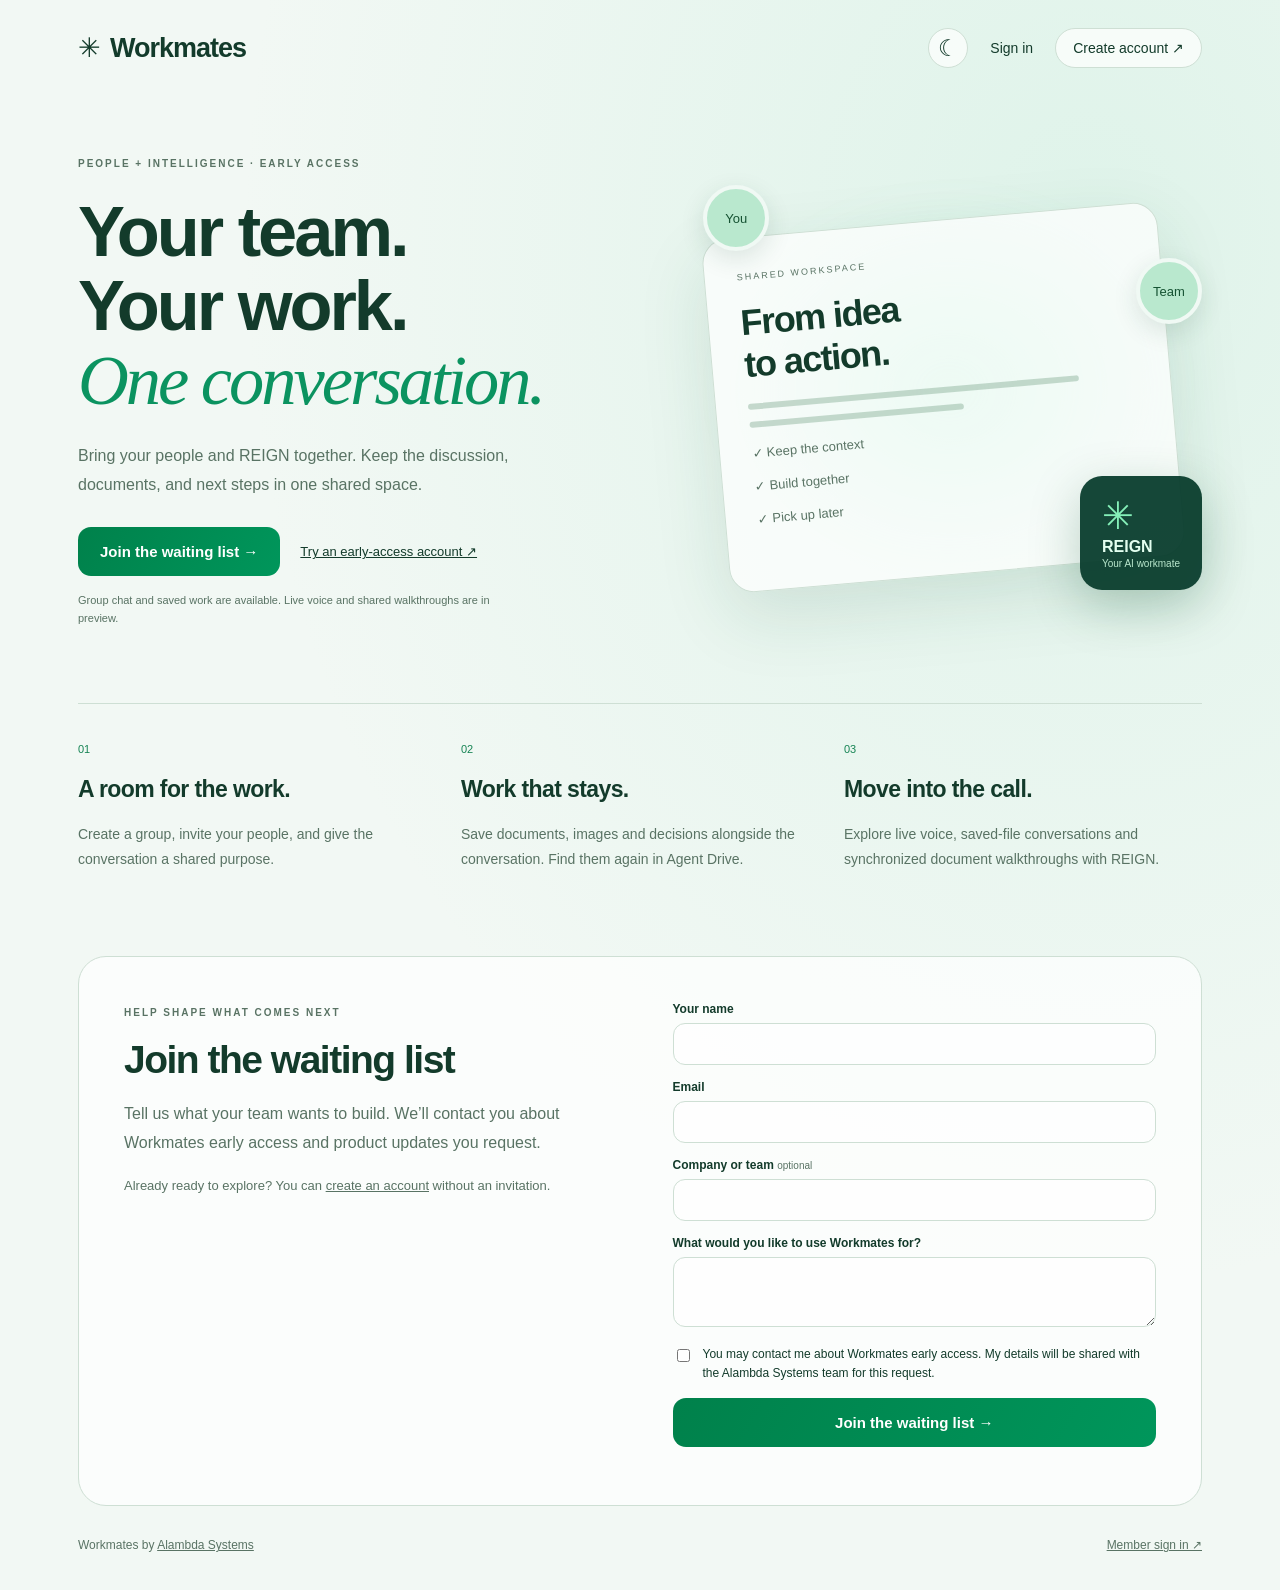
<file: static/landing.html>
<!doctype html><html lang="en"><head><meta charset="utf-8"><meta name="viewport" content="width=device-width,initial-scale=1,viewport-fit=cover"><meta name="theme-color" content="#0c3828"><meta name="description" content="Workmates brings your people, shared work and REIGN into one conversation. Join the waiting list or create an early-access account."><title>Workmates · Your team, with momentum</title><link rel="stylesheet" href="/static/public.css"><script src="/static/public.js" defer></script></head><body><main class="public-shell"><nav class="public-nav"><a class="public-brand" href="/">✳ <strong>Workmates</strong></a><div><button id="public-theme" aria-label="Switch appearance">☾</button><a href="/app">Sign in</a><a href="/signup" class="outline">Create account ↗</a></div></nav><section class="public-hero"><div><span class="eyebrow">PEOPLE + INTELLIGENCE · EARLY ACCESS</span><h1>Your team.<br>Your work.<br><em>One conversation.</em></h1><p>Bring your people and REIGN together. Keep the discussion, documents, and next steps in one shared space.</p><div class="hero-actions"><a href="#waiting-list" class="button">Join the waiting list →</a><a href="/signup" class="quiet">Try an early-access account ↗</a></div><small>Group chat and saved work are available. Live voice and shared walkthroughs are in preview.</small></div><div class="orbit-demo" aria-label="People and REIGN working around shared documents"><div class="orbit-glow"></div><span class="demo-person one">You</span><span class="demo-person two">Team</span><div class="demo-work"><small>SHARED WORKSPACE</small><h2>From idea<br>to action.</h2><div class="demo-line"></div><div class="demo-line short"></div><div class="demo-check">✓ Keep the context</div><div class="demo-check">✓ Build together</div><div class="demo-check">✓ Pick up later</div></div><div class="demo-reign"><span>✳</span><strong>REIGN</strong><small>Your AI workmate</small></div></div></section><section class="public-features"><article><span>01</span><h2>A room for the work.</h2><p>Create a group, invite your people, and give the conversation a shared purpose.</p></article><article><span>02</span><h2>Work that stays.</h2><p>Save documents, images and decisions alongside the conversation. Find them again in Agent Drive.</p></article><article><span>03</span><h2>Move into the call.</h2><p>Explore live voice, saved-file conversations and synchronized document walkthroughs with REIGN.</p></article></section><section id="waiting-list" class="waitlist-section"><div><span class="eyebrow">HELP SHAPE WHAT COMES NEXT</span><h2>Join the waiting list</h2><p>Tell us what your team wants to build. We’ll contact you about Workmates early access and product updates you request.</p><p class="subtle">Already ready to explore? You can <a href="/signup">create an account</a> without an invitation.</p></div><form id="waitlist-form"><label>Your name<input name="name" autocomplete="name" maxlength="80" required></label><label>Email<input name="email" type="email" autocomplete="email" maxlength="254" required></label><label>Company or team <small>optional</small><input name="company" autocomplete="organization" maxlength="120"></label><label>What would you like to use Workmates for?<textarea name="interest" rows="3" maxlength="2000"></textarea></label><label class="trap" aria-hidden="true">Website<input name="website" tabindex="-1" autocomplete="off"></label><label class="consent"><input name="consent" type="checkbox" required><span>You may contact me about Workmates early access. My details will be shared with the Alambda Systems team for this request.</span></label><button id="waitlist-submit" class="button" type="submit">Join the waiting list →</button><p id="waitlist-result" role="status" aria-live="polite"></p></form></section><footer><span>Workmates by <a href="https://alambda.com/" target="_blank" rel="noopener noreferrer">Alambda Systems</a></span><a href="/app">Member sign in ↗</a></footer></main></body></html>
</file>
<file: static/public.css>
:root{font-family:Inter,ui-sans-serif,-apple-system,BlinkMacSystemFont,'Segoe UI',sans-serif;color:#133b2b;background:#f2f8f4;font-size:16px;--card:#ffffffb8;--line:#cedfd4;--muted:#597364;--ink:#133b2b}*{box-sizing:border-box}body{margin:0;background:radial-gradient(ellipse at 85% 15%,#b8ead555,transparent 55%)}a{color:inherit}button,input,textarea{font:inherit}button,a,input,textarea{outline-offset:4px}button{cursor:pointer}input,textarea{background:var(--card);color:var(--ink);border:1px solid var(--line);border-radius:12px;padding:13px;width:100%;margin-top:7px}button{border:0}.public-shell{max-width:1180px;padding:28px;margin:auto}.public-nav,.public-nav>div{display:flex;justify-content:space-between;align-items:center;gap:22px}.public-nav a{text-decoration:none;font-size:14px}.public-nav .public-brand{font-size:27px;letter-spacing:-1px;display:flex;align-items:center;gap:10px}.public-brand:first-letter{color:#00a862}.public-nav button{border:1px solid var(--line);background:var(--card);color:var(--ink);border-radius:50%;width:40px;height:40px;font-size:23px}.outline{padding:11px 17px;border:1px solid var(--line);border-radius:22px;background:var(--card)}.public-hero{display:grid;grid-template-columns:1.1fr 1fr;gap:60px;align-items:center;padding:85px 0 75px}.eyebrow{font-size:10px;letter-spacing:2px;font-weight:650;color:var(--muted)}h1{font-size:clamp(44px,5.5vw,76px);line-height:1.05;letter-spacing:-3px;margin:24px 0}h1 em{font-family:Georgia,serif;font-weight:400;color:#0b9360}p{font-size:16px;line-height:1.8;color:var(--muted)}.public-hero p{max-width:480px}.hero-actions{display:flex;gap:20px;align-items:center;flex-wrap:wrap;margin:28px 0 16px}.button{display:inline-flex;align-items:center;justify-content:center;background:linear-gradient(120deg,#00814b,#00965b);color:#fff;text-decoration:none;border-radius:13px;padding:16px 22px;font-weight:650;font-size:15px}.quiet{font-size:13px}.public-hero small{font-size:11px;color:var(--muted);line-height:1.6;display:block;max-width:450px}.orbit-demo{height:420px;position:relative;isolation:isolate}.orbit-glow{position:absolute;inset:5%;border-radius:50%;background:radial-gradient(ellipse,#72e3ac55,transparent 68%);filter:blur(25px);z-index:-1}.demo-work{position:absolute;inset:40px 30px 25px 20px;padding:32px;border-radius:25px;background:var(--card);border:1px solid var(--line);box-shadow:0 25px 70px #1a583520;transform:rotate(-5deg)}.demo-work small{font-size:9px;letter-spacing:2px;color:var(--muted)}.demo-work h2{font-size:36px;letter-spacing:-1.5px;margin:18px 0}.demo-line{height:6px;background:#92b6a080;border-radius:5px;margin:12px 0;width:85%}.demo-line.short{width:55%}.demo-check{margin-top:18px;font-size:13px;color:var(--muted)}.demo-person{position:absolute;z-index:2;border:4px solid #f0f9f4;border-radius:50%;width:66px;height:66px;display:grid;place-items:center;background:#b9e8ce;color:#155232;font-size:13px;box-shadow:0 8px 25px #17472d20}.demo-person.one{top:5px;left:8px}.demo-person.two{right:0;top:78px}.demo-reign{position:absolute;bottom:10px;right:0;background:#083c2cf0;color:#e4fff0;padding:18px 22px;border-radius:22px;box-shadow:0 16px 50px #06502c40}.demo-reign>span{float:left;font-size:38px;margin-right:12px;color:#85f0b9}.demo-reign strong{display:block;font-size:16px}.demo-reign small{font-size:10px;color:#b9e7cd}.public-features{display:grid;grid-template-columns:repeat(3,1fr);gap:25px;padding:35px 0 70px;border-top:1px solid var(--line)}.public-features article>span{font-size:11px;color:#168454}.public-features h2{font-size:23px;letter-spacing:-.6px}.public-features p{font-size:14px}.waitlist-section{display:grid;grid-template-columns:1fr 1fr;gap:65px;padding:45px;background:var(--card);border:1px solid var(--line);border-radius:28px;scroll-margin-top:20px}.waitlist-section h2{font-size:39px;letter-spacing:-1.5px;margin:18px 0}.subtle{font-size:13px}.waitlist-section form label{display:block;font-size:12px;font-weight:600;margin-bottom:15px}label small{font-weight:400;color:var(--muted)}.consent{display:flex!important;align-items:flex-start;gap:10px;font-weight:400!important;line-height:1.6}.consent input{width:auto;margin-top:4px;accent-color:#008851}.waitlist-section button{width:100%}#waitlist-result{font-size:13px;margin-bottom:0}.trap{display:none!important}footer{display:flex;justify-content:space-between;gap:20px;padding:32px 0 10px;color:var(--muted);font-size:12px}[data-theme=dark]{color-scheme:dark;--card:#123024c4;--line:#305743;--muted:#a8c7b5;--ink:#e7f6ed;color:#e7f6ed;background:#071a12}[data-theme=dark] body{background:radial-gradient(ellipse at 80% 15%,#12633d44,transparent 55%)}[data-theme=dark] h1 em{color:#81e6ae}[data-theme=dark] .demo-person{border-color:#173f2c}
@media(max-width:720px){.public-shell{padding:20px}.public-nav,.public-nav>div{gap:10px}.public-nav .public-brand{font-size:22px}.public-nav a{font-size:12px}.outline{padding:10px}.public-hero{grid-template-columns:1fr;gap:12px;padding:55px 0 35px}h1{font-size:52px;letter-spacing:-2px}.orbit-demo{height:330px;max-width:440px;width:100%;margin:auto}.demo-work{padding:25px;inset:30px 25px 20px 15px}.demo-work h2{font-size:30px}.demo-check{margin-top:12px}.demo-person{width:55px;height:55px}.demo-reign{padding:12px 17px}.public-features{grid-template-columns:1fr;padding:25px 0 35px;gap:10px}.public-features article{border-bottom:1px solid var(--line)}.public-features h2{margin:10px 0}.public-features p{margin:0 0 20px}.waitlist-section{grid-template-columns:1fr;gap:20px;padding:24px}.waitlist-section h2{font-size:32px}footer{font-size:11px}.hero-actions{gap:16px}.public-nav button{width:34px;height:34px}.public-nav>div a:first-of-type{display:none}}
</file>
